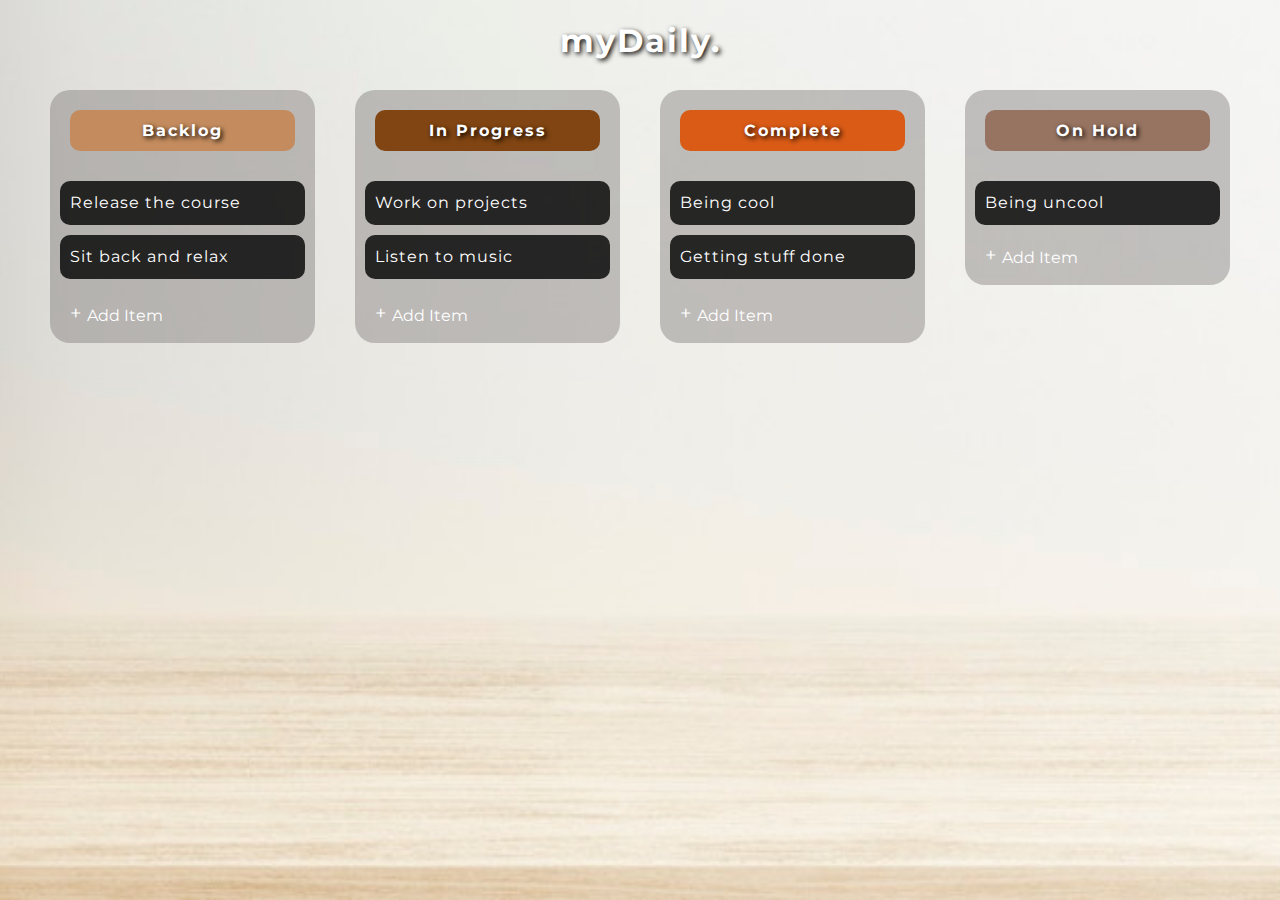
<file: DragnDrop/index.html>
<!DOCTYPE html>
<html lang="en">
<head>
    <meta charset="UTF-8">
    <meta name="viewport" content="width=device-width, initial-scale=1.0">
    <title>daily.</title>
    <link rel="icon" type="image/png" href="favicon.png">
    <link rel="stylesheet" href="style.css">
</head>
<body>
    <h1 class="main-title">myDaily.</h1>
    <div class="drag-container">
        <ul class="drag-list">
            <!-- Backlog Column -->
            <li class="drag-column backlog-column">
                <span class="header">
                    <h1>Backlog</h1>
                </span>

                <!-- Backlog Content -->
                <div id="backlog-content" class="custom-scroll">
                    <ul class="drag-item-list" id="backlog-list" ondrop="drop(event)" ondragover="allowDrop(event)" ondragenter="dragEnter(0)"></ul>
                </div>
                <!-- Add Button Group -->
                <div class="add-btn-group">
                    <div class="add-btn" onclick="showInputBox(0)">
                        <span class="plus-sign">+</span>
                        <span>Add Item</span>
                    </div>
                    <div class="add-btn solid" onclick="hideInputBox(0)">
                        <span>Save Item</span>
                    </div>
                </div>
                <div class="add-container">  <!-- text input container-->
                    <div class="add-item" contenteditable="true"></div>
                </div>
            </li>

            <!-- Progress Column -->
            <li class="drag-column progress-column">
                <span class="header">
                    <h1>In Progress</h1>
                </span>
                <!-- Progress Content -->
                <div id="progress-content" class="custom-scroll">
                    <ul class="drag-item-list" id="progress-list" ondrop="drop(event)" ondragover="allowDrop(event)" ondragenter="dragEnter(1)"></ul>
                </div>
                <!-- Add Button Group -->
                <div class="add-btn-group">
                    <div class="add-btn" onclick="showInputBox(1)">
                        <span class="plus-sign">+</span>
                        <span>Add Item</span>
                    </div>
                    <div class="add-btn solid" onclick="hideInputBox(1)">
                        <span>Save Item</span>
                    </div>
                </div>
                <div class="add-container">
                    <div class="add-item" contenteditable="true"></div>
                </div>
            </li>

            <!-- Complete Column -->
            <li class="drag-column complete-column">
                <span class="header">
                    <h1>Complete</h1>
                </span>
                <!-- Complete Content -->
                <div id="complete-content" class="custom-scroll">
                    <ul class="drag-item-list" id="complete-list" ondrop="drop(event)" ondragover="allowDrop(event)" ondragenter="dragEnter(2)"></ul>
                </div>
                <!-- Add Button Group -->
                <div class="add-btn-group">
                    <div class="add-btn" onclick="showInputBox(2)">
                        <span class="plus-sign">+</span>
                        <span>Add Item</span>
                    </div>
                    <div class="add-btn solid" onclick="hideInputBox(2)">
                        <span>Save Item</span>
                    </div>
                </div>
                <div class="add-container">
                    <div class="add-item" contenteditable="true"></div>
                </div>
            </li>

            <!-- On Hold Column -->
            <li class="drag-column on-hold-column">
                <span class="header">
                    <h1>On Hold</h1>
                </span>
                <!-- On Hold Content -->
                <div id="on-hold-content" class="custom-scroll">
                    <ul class="drag-item-list" id="on-hold-list" ondrop="drop(event)" ondragover="allowDrop(event)" ondragenter="dragEnter(3)"></ul>
                </div>
                <!-- Add Button Group -->
                <div class="add-btn-group">
                    <div class="add-btn" onclick="showInputBox(3)">
                        <span class="plus-sign">+</span>
                        <span>Add Item</span>
                    </div>
                    <div class="add-btn solid" onclick="hideInputBox(3)">
                        <span>Save Item</span>
                    </div>
                </div>
                <div class="add-container">
                    <div class="add-item" contenteditable="true"></div>
                </div>
            </li>
        </ul>
    </div>

    <!-- Script -->
    <script src="script.js"></script>
</body>
</html>
</file>
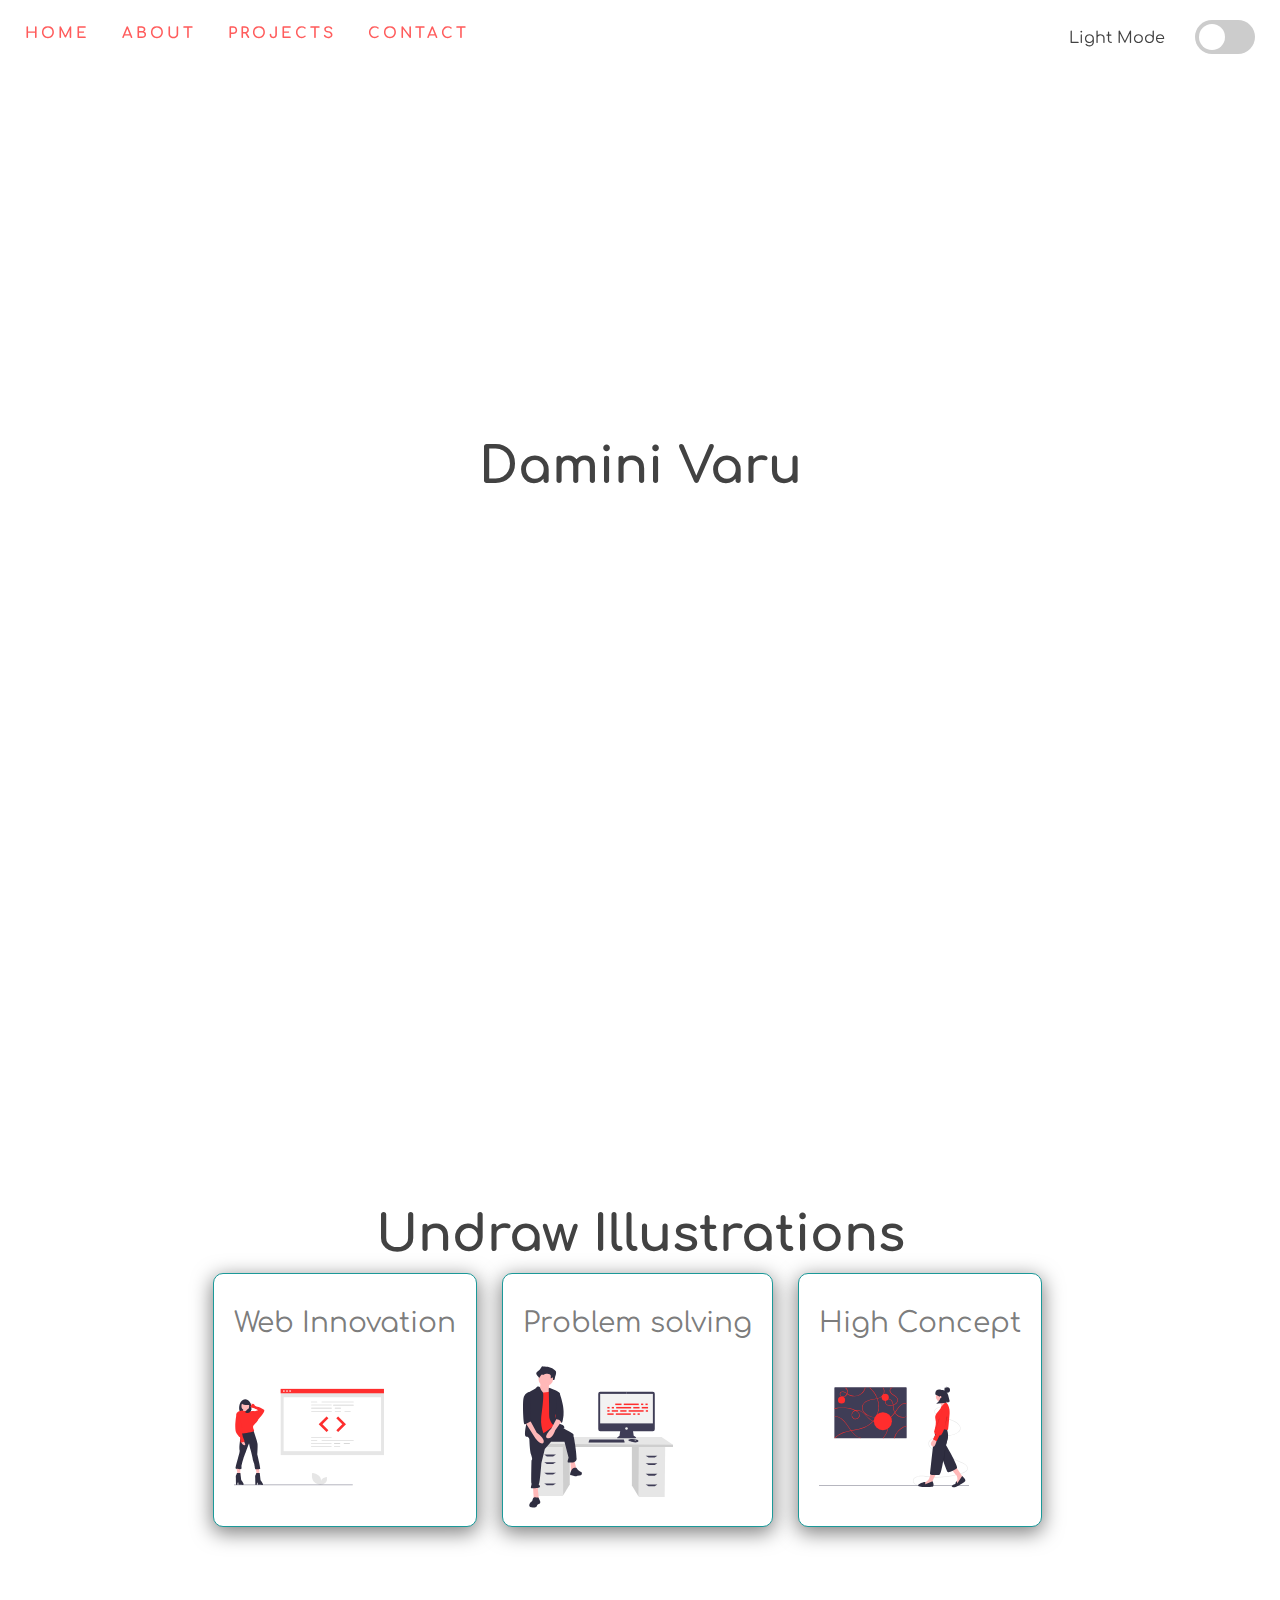
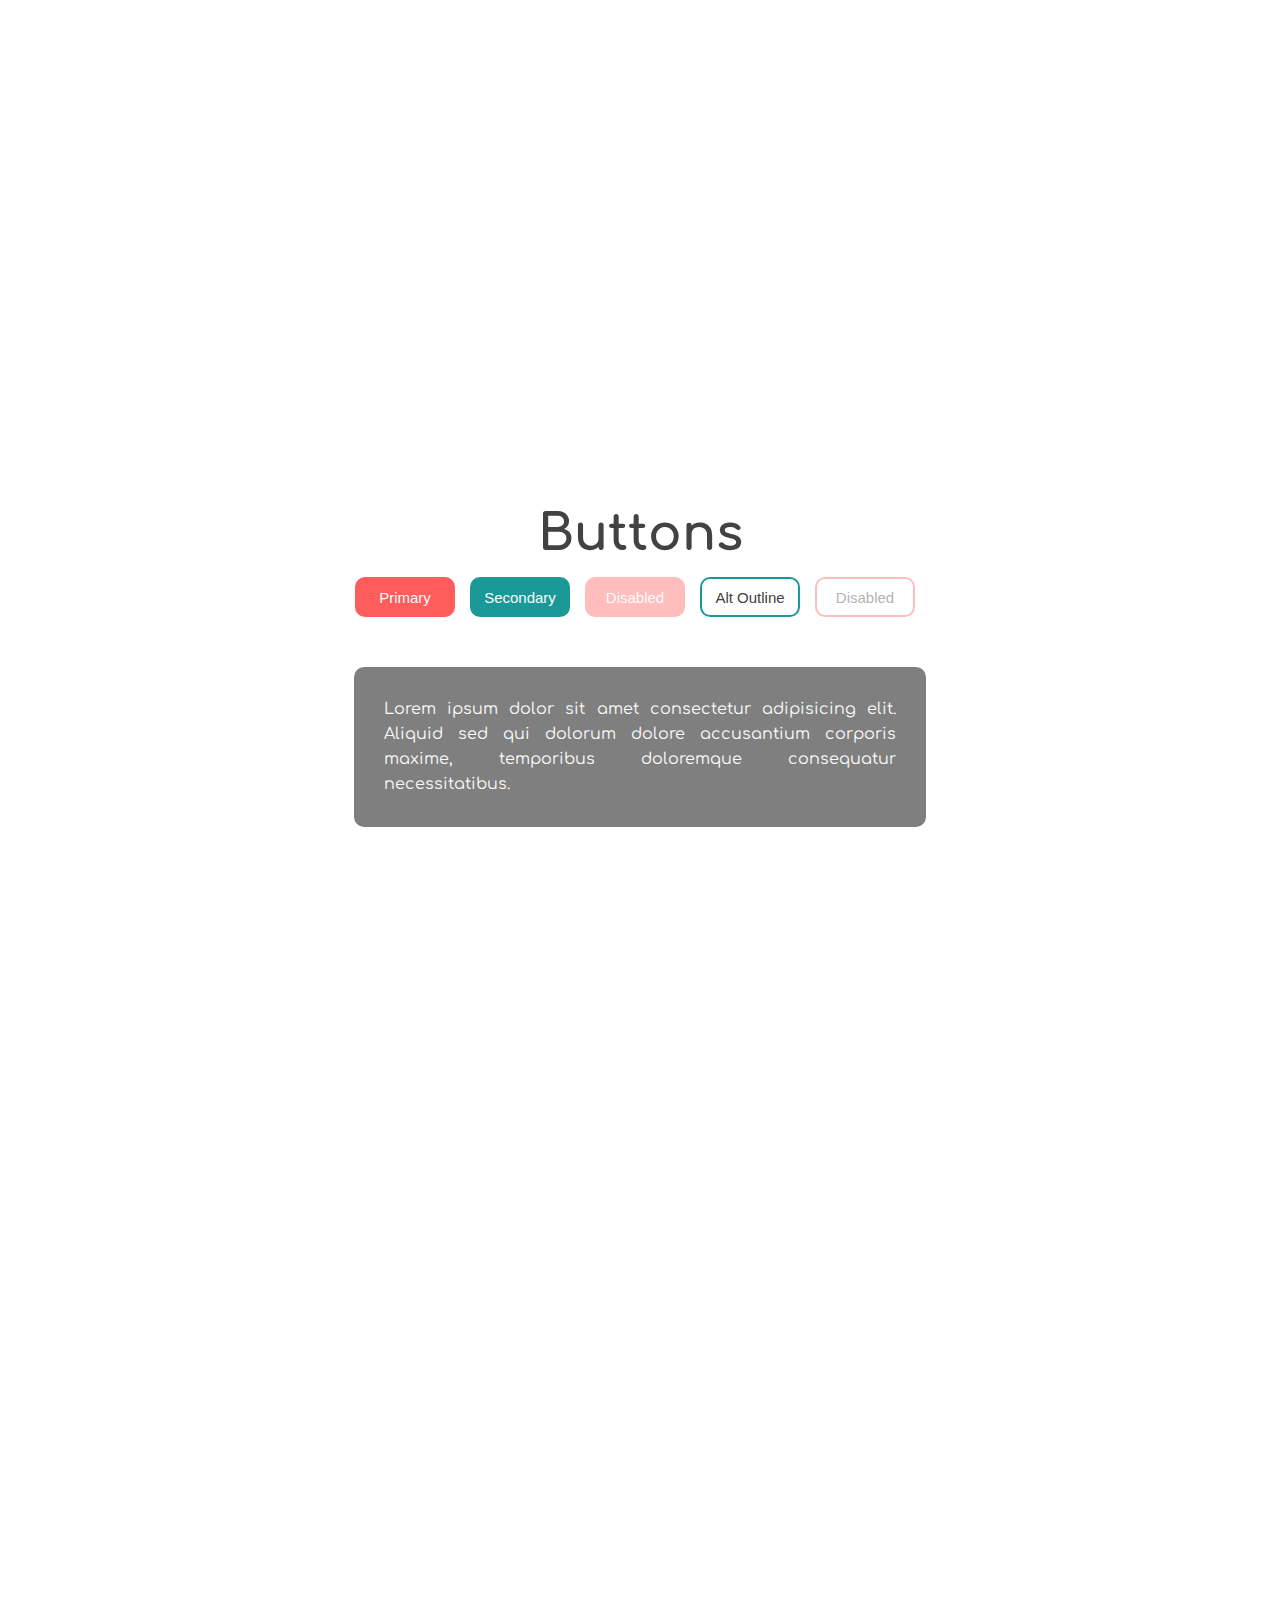
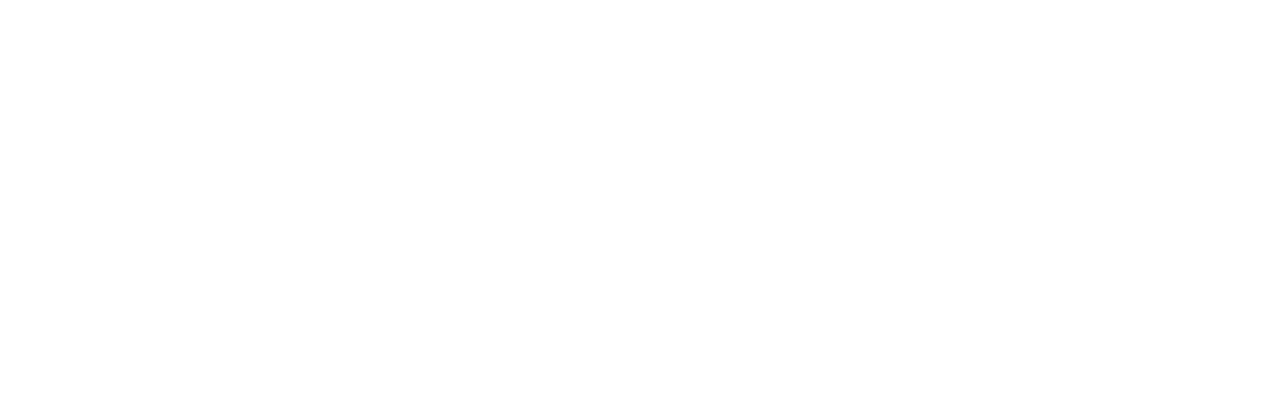
<file: LightDark/index.html>
<!DOCTYPE html>
<html lang="en">
<head>
    <meta charset="UTF-8">
    <meta name="viewport" content="width=device-width, initial-scale=1.0">
    <title>DVRU</title>
    <link rel="icon" type="image/png" href="img/favicon.ico">
    <link rel="stylesheet" href="https://cdnjs.cloudflare.com/ajax/libs/font-awesome/5.15.1/css/all.min.css" integrity="sha512-+4zCK9k+qNFUR5X+cKL9EIR+ZOhtIloNl9GIKS57V1MyNsYpYcUrUeQc9vNfzsWfV28IaLL3i96P9sdNyeRssA==" crossorigin="anonymous" />
    <link rel="stylesheet" href="style.css">
</head>
<body>
    <!-- Dark Mode Switch -->
    <div class="theme-switch-wrapper">
        <span id="toggle-icon">
            <span class="toggle-text">Light Mode</span>
            <i class="fas fa-sun"></i>
        </span>
        <label class="theme-switch">
            <input type="checkbox">
            <div class="slider round"></div>
        </label>
    </div>
    <!-- Navigation -->
    <nav id="nav">
        <a href="#home">HOME</a>
        <a href="#about">ABOUT</a>
        <a href="#projects">PROJECTS</a>
        <a href="#contact">CONTACT</a>
    </nav>

    <!-- Home Section -->
    <section id="home">
        <div class="title-group">
            <h1>Damini Varu</h1>
            <!-- <h2>Welcome to my Website!</h2> -->
        </div>
    </section>

    <!-- About Section -->
    <section id="about">
        <h1>Undraw Illustrations</h1>
        <div class="about-container">
            <div class="image-container">
                <h2>Web Innovation</h2>
                <img src="img/undraw_proud_coder_light.svg" alt="Proud Coder" id="image1">
            </div>
            <div class="image-container">
                <h2>Problem solving</h2>
                <img src="img/undraw_feeling_proud_light.svg" alt="Proud" id="image2">
            </div>
            <div class="image-container">
                <h2>High Concept</h2>
                <img src="img/undraw_conceptual_idea_light.svg" alt="Idea" id="image3">
            </div>
        </div>
    </section>
    <!-- Projects Section -->
    <section id="projects">
        <h1>Buttons</h1>
        <div class="buttons">
            <button class="primary">Primary</button>
            <button class="secondary">Secondary</button>
            <button class="primary" disabled>Disabled</button>
            <button class="secondary outline">Alt Outline</button>
            <button class="outline" disabled>Disabled</button>
        </div>
        <div class="text-box" id="text-box">
            <p>Lorem ipsum dolor sit amet consectetur adipisicing elit. Aliquid sed qui dolorum dolore accusantium corporis maxime, temporibus doloremque consequatur necessitatibus.</p>
        </div>
    </section>
    <!-- Contact Section -->
    <section id="contact">
        <div class="social-icons">
            <i class="fab fa-github"></i>
            <i class="fab fa-linkedin"></i>
            <i class="fab fa-medium"></i>
            <i class="fab fa-dribbble"></i>
            <!-- <i class="fas fa-envelope-square"></i>   -->
        </div>
    </section>

     <!-- Script -->
    <script src="script.js"></script>
</body>
</html>
</file>
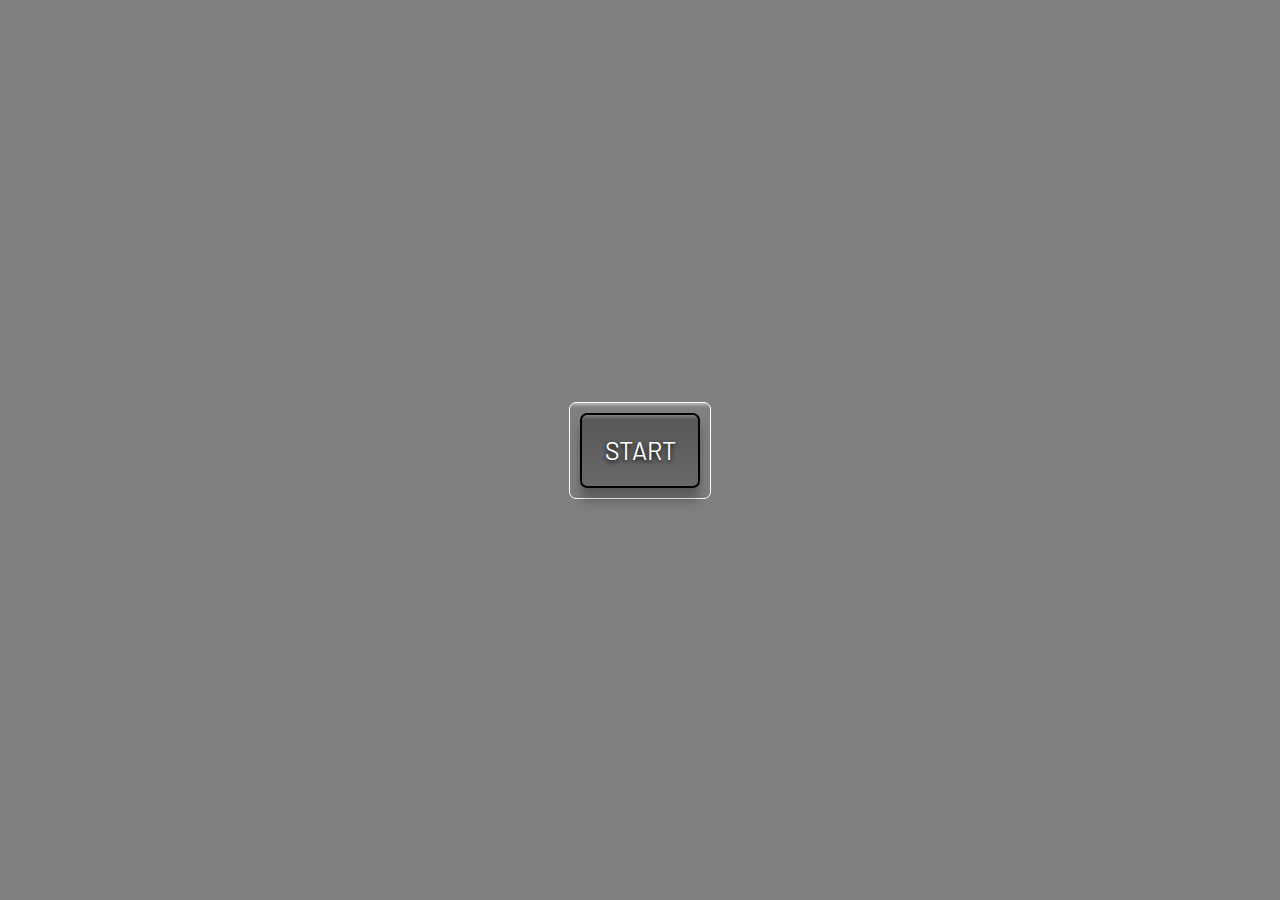
<file: P&P/index.html>
<!DOCTYPE html>
<html lang="en">
<head>
    <meta charset="UTF-8">
    <meta name="viewport" content="width=device-width, initial-scale=1.0">
    <title>Picture and Picture</title>
    <link rel="icon" type="image/png" href="https://www.google.com/s2/favicons?domain=css-tricks.com">
    <link rel="stylesheet" href="style.css">
</head>
<body>
    <!-- Video -->
    <video id="video" controls height="360" width="640" hidden></video>
    <!-- Button -->
    <div class="button-container">
        <button id="button">START</button>
    </div>

    <!-- Script -->
    <script src="script.js"></script>
</body>
</html>
</file>
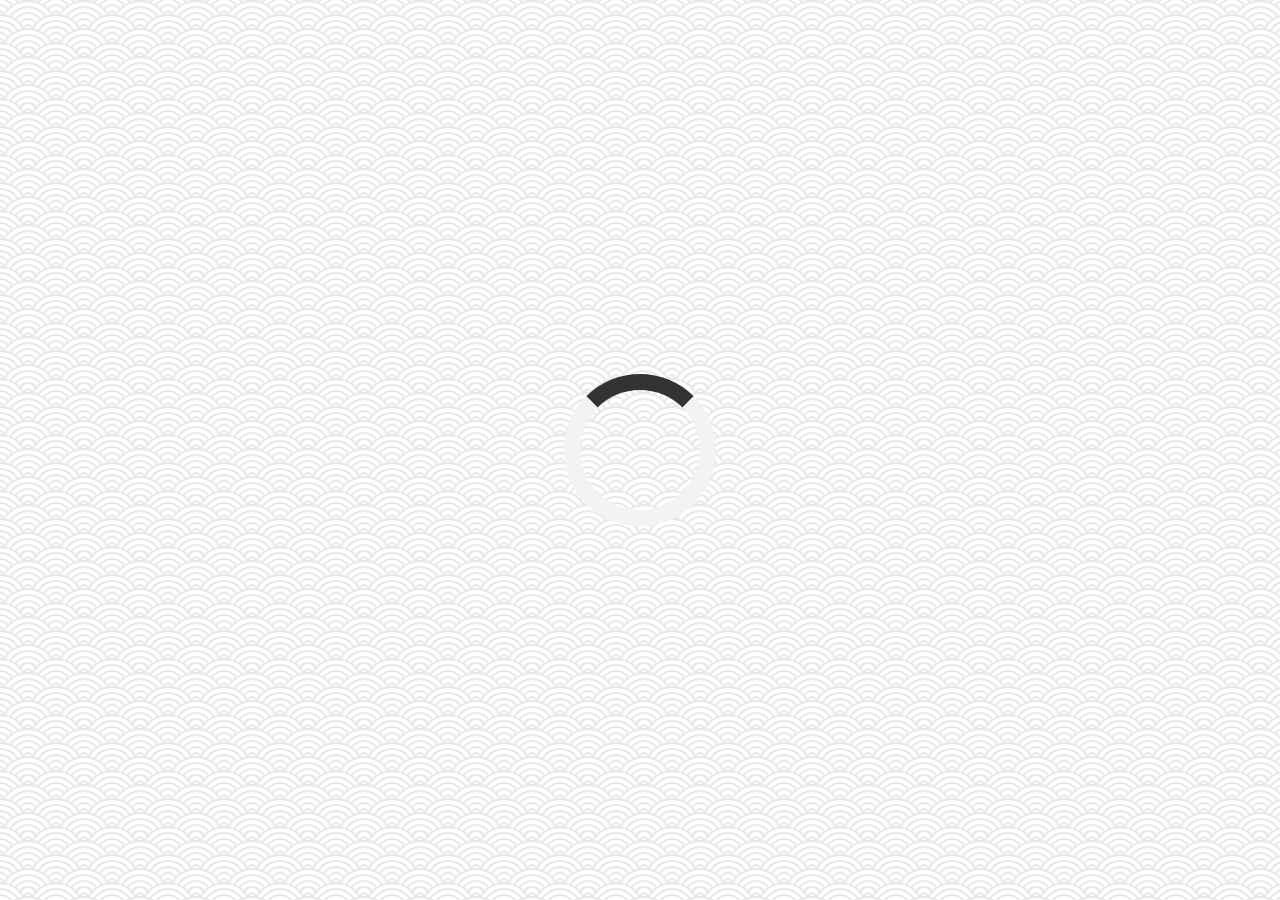
<file: quote-generator/index.html>
<!DOCTYPE html>
<html lang="en">
<head>
    <meta charset="UTF-8">
    <meta name="viewport" content="width=device-width, initial-scale=1.0">
    <title>Quote Generator</title>
    <link rel="icon" type="image/png" href="https://www.google.com/s2/favicons?domain=css-tricks.com">
    <link rel="stylesheet" href="https://cdnjs.cloudflare.com/ajax/libs/font-awesome/5.15.1/css/all.min.css" integrity="sha512-+4zCK9k+qNFUR5X+cKL9EIR+ZOhtIloNl9GIKS57V1MyNsYpYcUrUeQc9vNfzsWfV28IaLL3i96P9sdNyeRssA==" crossorigin="anonymous" />
    <link rel="stylesheet" href="style.css">
</head>
<body>
    <div class="quote-container" id="quote-container"> 
        <!-- Quote -->
        <div class="quote-text">
            <i class="fas fa-quote-left"></i>
            <span id="quote"></span>
            <i class="fas fa-quote-right"></i>
        </div>
        <!-- Author -->
        <div class="quote-author">
            <span id="author"></span>
        </div>
        <div class="button-container">
            <button class="twitter-button" id="twitter" title="Tweet This!">
                <i class="fab fa-twitter"></i>
            </button>
            <button id="new-quote">New Quote</button>
        </div>
    </div>
<!-- Loaader -->
<div class="loader" id="loader"></div>
    <!-- Script -->
    <script src="script.js"></script>
</body>
</html>
</file>
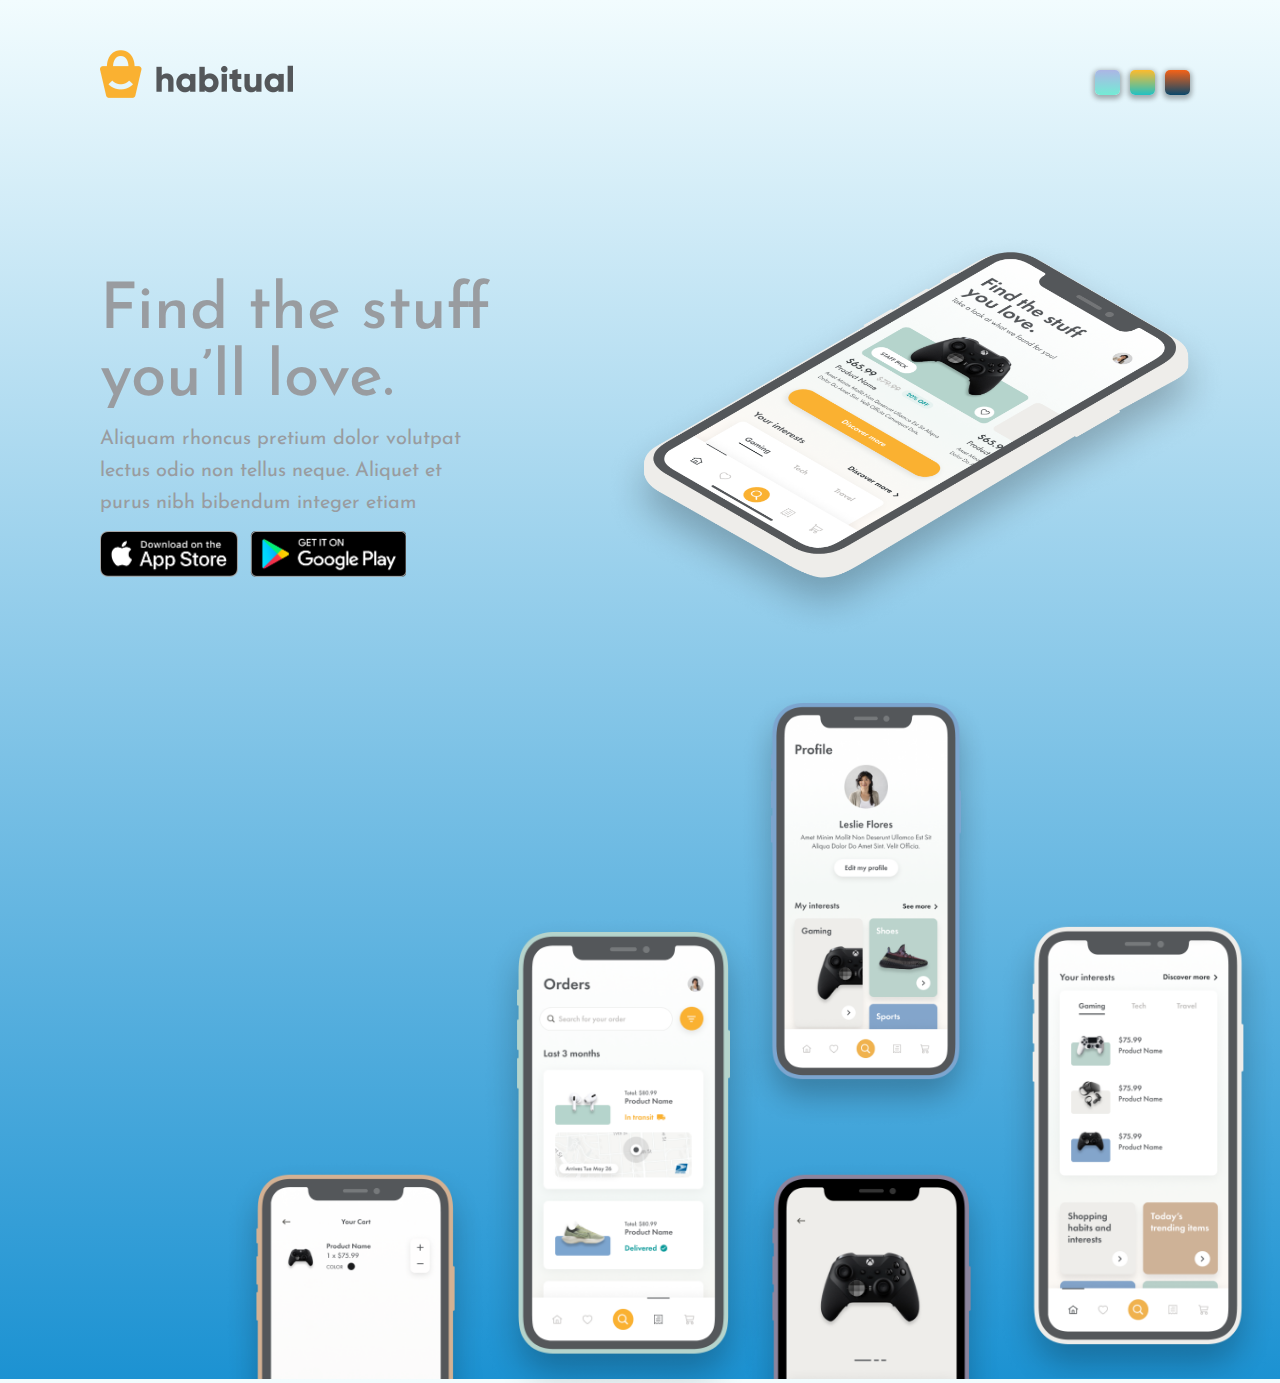
<file: splash-page/index.html>
<!DOCTYPE html>
<html lang="en">
<head>
    <meta charset="UTF-8">
    <meta name="viewport" content="width=device-width, initial-scale=1.0">
    <title>Splash Page</title>
    <link rel="icon" type="image/png" href="https://www.google.com/s2/favicons?domain=css-tricks.com">
    <link rel="stylesheet" href="https://cdnjs.cloudflare.com/ajax/libs/font-awesome/5.15.1/css/all.min.css" integrity="sha512-+4zCK9k+qNFUR5X+cKL9EIR+ZOhtIloNl9GIKS57V1MyNsYpYcUrUeQc9vNfzsWfV28IaLL3i96P9sdNyeRssA==" crossorigin="anonymous" />
    <link rel="stylesheet" href="style.css">
</head>
<body>
    <div class="wrapper">
        <!-- Brand Logo -->
        <img src="./img/habitual-branding.png" alt="Habitual Logo" class="brand-img">
        <!-- Background Toggle -->
        <div class="background-toggles" title="Change Background">
            <div class="background-1" onclick="changeBackground('1')"></div>
            <div class="background-2" onclick="changeBackground('2')"></div>
            <div class="background-3" onclick="changeBackground('3')"></div>
        </div>
        <!-- Title & Text -->
        <div class="text-container">
            <h1 class="title">Find the stuff you’ll love.</h1>
            <p class="text">Aliquam rhoncus pretium dolor volutpat lectus odio non tellus neque. Aliquet et purus nibh bibendum integer etiam</p>
            <div class="app-store-btn">
                <a href="https://apple.com" target="_blank">
                    <img src="./img/app-store-button.png" alt="App Store">
                </a>
            </div>
            <div class="google-play-btn">
                <a href="https://play.google.com" target="_blank">
                    <img src="./img/google-play-button.png" alt="Google Play">
                </a>
            </div>
        </div>
        <!-- Main Image -->
        <div class="main-image-container">
            <img src="./img/main-image.png" alt="Landing Page Mockup">
        </div>
        <!-- Images -->
        <img src="./img/profile.png" alt="Profile" class="profile-img">
        <img src="./img/orders.png" alt="Orders Mockup" class="order-img">
        <img src="./img/home.png" alt="Home Mockup" class="home-img">
        <img src="./img/cart.png" alt="Cart Mockup" class="cart-img">
        <img src="./img/product.png" alt="Product Mockup" class="product-img">
    </div>
    <!-- Script -->
    <script src="script.js"></script>
</body>
</html>
</file>
<file: DragnDrop/style.css>
@import url('https://fonts.googleapis.com/css2?family=Montserrat:wght@300&display=swap');

html {
  box-sizing: border-box;
}

:root {
  --column-1: #c48c5e;
  --column-2: #804512;
  --column-3: #da5b16;
  --column-4: #977461;
}

body {
  margin: 0;
  background: url("./img/gradient.jpg");
  background-size: cover;
  background-position: 50% 60%;
  background-attachment: fixed;
  color: white;
  font-family: 'Montserrat', sans-serif;
  overflow-y: hidden;
}

h1 {
  letter-spacing: 2px;
  text-shadow: 2px 2px 5px black;
}

.main-title {
  text-align: center;
  font-size: 2rem;
}

ul {
  list-style-type: none;
  margin: 0;
  padding: 0;
}

.drag-container {
  margin: 30px;
}

.drag-list {
  display: flex;
  align-items: flex-start;
}

/* Columns */
.drag-column {
  flex: 1;
  margin: 0 20px;
  position: relative;
  background-color: rgba(118, 113, 113, 0.4);
  border-radius: 20px;
  overflow-x: hidden;
}

.backlog-column .header,
.backlog-column .solid,
.backlog-column .solid:hover,
.backlog-column .over {
  background-color: var(--column-1);
}

.progress-column .header,
.progress-column .solid,
.progress-column .solid:hover,
.progress-column .over {
  background-color: var(--column-2);
}

.complete-column .header,
.complete-column .solid,
.complete-column .solid:hover,
.complete-column .over {
  background-color: var(--column-3);
}

.on-hold-column .header,
.on-hold-column .solid,
.on-hold-column .solid:hover,
.on-hold-column .over {
  background-color: var(--column-4);
}

/* Custom Scrollbar */
.custom-scroll {
  overflow-y: auto;
  max-height: 50vh;
}

.custom-scroll::-webkit-scrollbar-track {
  box-shadow: inset 0 0 6px rgba(0, 0, 0, 0.4);
  border-radius: 10px;
  background-color: rgba(255, 255, 255, 0.3);
  margin-right: 5px;
}

.custom-scroll::-webkit-scrollbar {
  width: 10px;
}

.custom-scroll::-webkit-scrollbar-thumb {
  border-radius: 10px;
  box-shadow: inset 0 0 6px rgba(0, 0, 0, 0.3);
  background-color: rgba(0, 0, 0, 0.8);
}

.header {
  display: flex;
  justify-content: center;
  border-radius: 10px;
  margin: 20px;
}

.header h1 {
  font-size: 1rem;
}

/* Drag and Drop */
.over {
  padding: 30px 10px;
}

.drag-item-list {
  min-height: 50px;
}

.drag-item {
  margin: 10px;
  padding: 10px;
  height: fit-content;
  background-color: rgba(0, 0, 0, 0.8);
  border-radius: 10px;
  line-height: 1.5rem;
  letter-spacing: 1px;
  cursor: pointer;
}

.drag-item:focus {
  outline: none;
  background-color: white;
  color: black;
}

/* Add Button Group */
.add-btn-group {
  display: flex;
  justify-content: space-between;
}

.add-btn {
  margin: 10px;
  padding: 5px 10px;
  display: flex;
  align-items: center;
  cursor: pointer;
  width: fit-content;
  border-radius: 5px;
  transition: all 0.3s ease-in;
  user-select: none;
}

.add-btn:hover {
  background-color: rgba(255, 255, 255, 0.9);
  color: black;
}

.add-btn:active {
  transform: scale(0.97);
}

.solid {
  display: none;
}

.solid:hover {
  transition: unset;
  filter: brightness(95%);
  color: white;
}

.plus-sign {
  font-size: 1.25rem;
  margin-right: 5px;
  position: relative;
  top: -3px;
}

.add-container {
  margin: 10px;
  padding: 5px 10px;
  border-radius: 10px;
  background-color: rgba(255, 255, 255, 0.9);
  min-height: 100px;
  display: none;
}

.add-item {
  width: 100%;
  min-height: 100px;
  height: auto;
  background-color: white;
  border-radius: 10px;
  margin: 5px auto;
  resize: none;
  color: black;
  padding: 10px;
}

.add-item:focus {
  outline: none;
}

/* Media Query: Laptop */
@media screen and (max-width: 1800px) {
  .main-title {
    font-size: 2rem;
  }
}

/* Media Query: Large Smartphone (Vertical) */
@media screen and (max-width: 600px) {
  body {
    overflow-y: auto;
  }

  .drag-container {
    margin: 0;
  }

  .drag-list {
    display: block;
  }

  .drag-column {
    margin: 10px;
  }
}
</file>
<file: LightDark/style.css>
@import url('https://fonts.googleapis.com/css?family=Comfortaa|Kaushan+Script|Oswald&display=swap');

:root {
    --primary-color: rgb(255, 92, 92);
    --primary-variant: #ff2d2d;
    --secondary-color: #1b9999;
    --on-primary: rgb(250, 250, 250);
    --on-background: rgb(66, 66, 66);
    --on-background-alt: rgba(66, 66, 66, 0.7);
    --background: rgb(255, 255, 255);
    --box-shadow: 0 5px 20px 1px rgba(0, 0, 0, 0.5);
  }
  
  [data-theme="dark"] {
    --primary-color: rgb(150, 65, 255);
    --primary-variant: #6c63ff;
    --secondary-color: #03dac5;
    --on-primary: #000;
    --on-background: rgba(255, 255, 255, 0.9);
    --on-background-alt: rgba(255, 255, 255, 0.7);
    --background: #121212;
  }


html {
    box-sizing: border-box;
    scroll-behavior: smooth;
}

body {
    margin: 0;
    color: var(--on-background);
    font-family: Comfortaa, sans-serif;
    background-color: var(--background);
    /* background-image: url("data:image/svg+xml,%3Csvg width='60' height='60' viewBox='0 0 60 60' xmlns='http://www.w3.org/2000/svg'%3E%3Cpath d='M54.627 0l.83.828-1.415 1.415L51.8 0h2.827zM5.373 0l-.83.828L5.96 2.243 8.2 0H5.374zM48.97 0l3.657 3.657-1.414 1.414L46.143 0h2.828zM11.03 0L7.372 3.657 8.787 5.07 13.857 0H11.03zm32.284 0L49.8 6.485 48.384 7.9l-7.9-7.9h2.83zM16.686 0L10.2 6.485 11.616 7.9l7.9-7.9h-2.83zm20.97 0l9.315 9.314-1.414 1.414L34.828 0h2.83zM22.344 0L13.03 9.314l1.414 1.414L25.172 0h-2.83zM32 0l12.142 12.142-1.414 1.414L30 .828 17.272 13.556l-1.414-1.414L28 0h4zM.284 0l28 28-1.414 1.414L0 2.544V0h.284zM0 5.373l25.456 25.455-1.414 1.415L0 8.2V5.374zm0 5.656l22.627 22.627-1.414 1.414L0 13.86v-2.83zm0 5.656l19.8 19.8-1.415 1.413L0 19.514v-2.83zm0 5.657l16.97 16.97-1.414 1.415L0 25.172v-2.83zM0 28l14.142 14.142-1.414 1.414L0 30.828V28zm0 5.657L11.314 44.97 9.9 46.386l-9.9-9.9v-2.828zm0 5.657L8.485 47.8 7.07 49.212 0 42.143v-2.83zm0 5.657l5.657 5.657-1.414 1.415L0 47.8v-2.83zm0 5.657l2.828 2.83-1.414 1.413L0 53.456v-2.83zM54.627 60L30 35.373 5.373 60H8.2L30 38.2 51.8 60h2.827zm-5.656 0L30 41.03 11.03 60h2.828L30 43.858 46.142 60h2.83zm-5.656 0L30 46.686 16.686 60h2.83L30 49.515 40.485 60h2.83zm-5.657 0L30 52.343 22.343 60h2.83L30 55.172 34.828 60h2.83zM32 60l-2-2-2 2h4zM59.716 0l-28 28 1.414 1.414L60 2.544V0h-.284zM60 5.373L34.544 30.828l1.414 1.415L60 8.2V5.374zm0 5.656L37.373 33.656l1.414 1.414L60 13.86v-2.83zm0 5.656l-19.8 19.8 1.415 1.413L60 19.514v-2.83zm0 5.657l-16.97 16.97 1.414 1.415L60 25.172v-2.83zM60 28L45.858 42.142l1.414 1.414L60 30.828V28zm0 5.657L48.686 44.97l1.415 1.415 9.9-9.9v-2.828zm0 5.657L51.515 47.8l1.414 1.413 7.07-7.07v-2.83zm0 5.657l-5.657 5.657 1.414 1.415L60 47.8v-2.83zm0 5.657l-2.828 2.83 1.414 1.413L60 53.456v-2.83zM39.9 16.385l1.414-1.414L30 3.658 18.686 14.97l1.415 1.415 9.9-9.9 9.9 9.9zm-2.83 2.828l1.415-1.414L30 9.313 21.515 17.8l1.414 1.413 7.07-7.07 7.07 7.07zm-2.827 2.83l1.414-1.416L30 14.97l-5.657 5.657 1.414 1.415L30 17.8l4.243 4.242zm-2.83 2.827l1.415-1.414L30 20.626l-2.828 2.83 1.414 1.414L30 23.456l1.414 1.414zM56.87 59.414L58.284 58 30 29.716 1.716 58l1.414 1.414L30 32.544l26.87 26.87z' fill='%237bbdb5' fill-opacity='0.62' fill-rule='evenodd'/%3E%3C/svg%3E"); */
}

section {
    min-height: 100vh;
    display: flex;
    justify-content: center;
    align-items: center;
    flex-direction: column;
  }
  
  h1 {
    font-family: Comfortaa, sans-serif;
    font-size: 50px;
    margin-bottom: 0;
  }
  
  h2 {
    font-size: 28px;
    font-weight: normal;
    color: var(--on-background-alt);
  }
  
  /* Navigation */
nav {
    z-index: 10;
    position: fixed;
    font-size: 15px;
    font-family: Comfortaa, sans-serif;
    letter-spacing: 3px;
    padding: 25px;
    width: 100vw;
    background: rgb(255 255 255 / 50%);
  }
  
  a {
    margin-right: 25px;
    color: var(--primary-color);
    text-decoration: none;
    border-bottom: 3px solid transparent;
    font-weight: bold;
  }
  
  a:hover,
  a:focus {
    color: var(--on-background);
    border-bottom: 3px solid;
  }
  
  /* Home Section */
.title-group {
    text-align: center;
  }
  
  /* About Section */
  .about-container {
    display: flex;
  }
  
  .image-container {
    border: 1px solid var(--secondary-color);
    border-radius: 10px;
    padding: 10px 20px;
    margin-right: 25px;
    margin-top: 10px;
    width: auto;
    background: var(--background);
    box-shadow: var(--box-shadow);
  }
  
  img {
    height: 150px;
    width: 150px;
  }
  
  /* Projects Section */
  .buttons {
    margin-top: 15px;
    margin-bottom: 50px;
  }
  
  button {
    min-width: 100px;
    height: 40px;
    cursor: pointer;
    border-radius: 10px;
    margin-right: 10px;
    border: 2px solid var(--primary-color);
    font-size: 15px;
    outline: none;
  }
  
  button:disabled {
    opacity: 0.4;
    cursor: default;
  }
  
  button:hover:not(.outline) {
    filter: brightness(110%);
  }
  
  .primary {
    background: var(--primary-color);
    color: var(--on-primary);
  }
  
  .secondary {
    border: 2px solid var(--secondary-color);
  }
  
  .secondary,
  .secondary:hover,
  .outline.secondary:hover {
    background: var(--secondary-color);
    color: var(--on-primary);
  }
  
  .outline {
    background: var(--background);
    color: var(--on-background);
  }
  
  .outline:hover {
    background: var(--primary-color);
    color: var(--on-primary);
  }
  
  .text-box {
    width: 40%;
    text-align: justify;
    background: rgb(0 0 0 / 50%);
    color: var(--on-primary);
    border-radius: 10px;
    padding: 30px;
  }
  
  p {
    margin: 0;
    line-height: 25px;
  }
  
  /* Contact Section */
  .fab {
    font-size: 80px;
    margin-right: 50px;
    cursor: pointer;
    color: var(--on-background-alt);
  }
  
  .fab:hover {
    color: var(--on-background);
  }

  
  
  /* Dark Mode Toggle */
  .theme-switch-wrapper {
    display: flex;
    align-items: center;
    z-index: 100;
    position: fixed;
    right: 25px;
    top: 20px;
  }
  
  .theme-switch-wrapper span {
    margin-right: 10px;
    font-size: 1rem;
  }
  
  .toggle-text {
    position: relative;
    top: -4px;
    right: 5px;
    color: var(--on-background);
  }
  
  .theme-switch {
    display: inline-block;
    height: 34px;
    position: relative;
    width: 60px;
  }
  
  .theme-switch input {
    display: none;
  }
  
  .slider {
    background: #ccc;
    bottom: 0;
    cursor: pointer;
    left: 0;
    position: absolute;
    right: 0;
    top: 0;
    transition: 0.4s;
  }
  
  .slider::before {
    background: #fff;
    bottom: 4px;
    content: "";
    height: 26px;
    left: 4px;
    position: absolute;
    transition: 0.4s;
    width: 26px;
  }
  
  input:checked + .slider {
    background: var(--primary-color);
  }
  
  input:checked + .slider::before {
    transform: translateX(26px);
  }
  
  .slider.round {
    border-radius: 34px;
  }
  
  .slider.round::before {
    border-radius: 50%;
  }
  
  .fas {
    font-size: 30px;
    margin-right: 5px;
  }
</file>
<file: P&P/style.css>
@import url('https://fonts.googleapis.com/css2?family=Barlow&display=swap');


html {
    box-sizing: border-box;
}

body {
    margin: 0;
    height: 100vh; 
    display: flex;
    justify-content: center;
    align-items: center;
    background: grey;
    
}

.button-container {
    border: .2px solid white;
    padding: 10px;
    border-radius: 7px;
    box-shadow: inset 5px 20px 4px -19px rgb(255, 255, 255, 0.7);
}

button {
    cursor: pointer;
    outline: none;
    width: 120px;
    height: 75px;
    font-family: 'Barlow', sans-serif;
    font-size: 25px;
    color: white;
    text-shadow: 0 2px 5px black;
    background: linear-gradient(to top, #696969, #575757);
    border: 2px solid black;
    border-radius: 7px;
    box-shadow: inset 5px 20px 4px -19px rgb(255, 255, 255, 0.4), 0 12px 12px 0 rgb(0, 0, 0, 0.3);
}


button:hover {
    background: linear-gradient(to bottom, #696969, #575757);
}

button:active {
    transform: translateY(3px);
    box-shadow: 0 6px 6px 0 rgb(0, 0, 0, 0.3);
}
</file>
<file: quote-generator/style.css>
@import url('https://fonts.googleapis.com/css2?family=Montserrat:wght@300;500&display=swap');

html {
    box-sizing: border-box;
}

body {
    margin: 0;
    min-height: 100vh;
    background-color: #ffffff;
    background-image: url("data:image/svg+xml,%3Csvg xmlns='http://www.w3.org/2000/svg' viewBox='0 0 56 28' width='56' height='28'%3E%3Cpath fill='%23000000' fill-opacity='0.09' d='M56 26v2h-7.75c2.3-1.27 4.94-2 7.75-2zm-26 2a2 2 0 1 0-4 0h-4.09A25.98 25.98 0 0 0 0 16v-2c.67 0 1.34.02 2 .07V14a2 2 0 0 0-2-2v-2a4 4 0 0 1 3.98 3.6 28.09 28.09 0 0 1 2.8-3.86A8 8 0 0 0 0 6V4a9.99 9.99 0 0 1 8.17 4.23c.94-.95 1.96-1.83 3.03-2.63A13.98 13.98 0 0 0 0 0h7.75c2 1.1 3.73 2.63 5.1 4.45 1.12-.72 2.3-1.37 3.53-1.93A20.1 20.1 0 0 0 14.28 0h2.7c.45.56.88 1.14 1.29 1.74 1.3-.48 2.63-.87 4-1.15-.11-.2-.23-.4-.36-.59H26v.07a28.4 28.4 0 0 1 4 0V0h4.09l-.37.59c1.38.28 2.72.67 4.01 1.15.4-.6.84-1.18 1.3-1.74h2.69a20.1 20.1 0 0 0-2.1 2.52c1.23.56 2.41 1.2 3.54 1.93A16.08 16.08 0 0 1 48.25 0H56c-4.58 0-8.65 2.2-11.2 5.6 1.07.8 2.09 1.68 3.03 2.63A9.99 9.99 0 0 1 56 4v2a8 8 0 0 0-6.77 3.74c1.03 1.2 1.97 2.5 2.79 3.86A4 4 0 0 1 56 10v2a2 2 0 0 0-2 2.07 28.4 28.4 0 0 1 2-.07v2c-9.2 0-17.3 4.78-21.91 12H30zM7.75 28H0v-2c2.81 0 5.46.73 7.75 2zM56 20v2c-5.6 0-10.65 2.3-14.28 6h-2.7c4.04-4.89 10.15-8 16.98-8zm-39.03 8h-2.69C10.65 24.3 5.6 22 0 22v-2c6.83 0 12.94 3.11 16.97 8zm15.01-.4a28.09 28.09 0 0 1 2.8-3.86 8 8 0 0 0-13.55 0c1.03 1.2 1.97 2.5 2.79 3.86a4 4 0 0 1 7.96 0zm14.29-11.86c1.3-.48 2.63-.87 4-1.15a25.99 25.99 0 0 0-44.55 0c1.38.28 2.72.67 4.01 1.15a21.98 21.98 0 0 1 36.54 0zm-5.43 2.71c1.13-.72 2.3-1.37 3.54-1.93a19.98 19.98 0 0 0-32.76 0c1.23.56 2.41 1.2 3.54 1.93a15.98 15.98 0 0 1 25.68 0zm-4.67 3.78c.94-.95 1.96-1.83 3.03-2.63a13.98 13.98 0 0 0-22.4 0c1.07.8 2.09 1.68 3.03 2.63a9.99 9.99 0 0 1 16.34 0z'%3E%3C/path%3E%3C/svg%3E");  
    color: #000;
    font-family: Montserrat, sans-serif;
    font-weight: 700;
    text-align: center;
    display: flex;
    align-items: center;
    justify-content: center;
}

.quote-container {
    width: auto;
    max-width: 900px;
    padding: 20px 30px;
    border-radius: 10px;
    background-color: rgba(255, 255, 244, 0.4);
    box-shadow: 0 10px 10px 10px rgba(0, 0, 0, 0.2);
}

.quote-text {
    font-size: 2.75rem;

}

.long-quote {
    font-size: 2rem;
}

.fa-quote-left {
    font-size: 4rem;
}

.quote-author {
    margin-top: 15px;
    font-size: 1.5rem;
    font-weight: 250;
    font-style: italic;
}

/* Button */

.button-container {
    margin-top: 15px;
    display: flex;
    justify-content: space-between;
}

button {
    cursor: pointer;
    font-size: 1.2rem;
    height: 2.5rem;
    border: none;
    border-radius: 10px;
    color: #fff;
    background: #333;
    outline: none;
    padding: 0.5rem 1.8rem;
    box-shadow: 0 0.3rem rgba(121, 121, 121, 0.65);
}

button:hover {
    filter: brightness(180%)
}

button:active {
    transform: translate(0, 0.3rem);
    box-shadow: 0 0.1rem rgba(255, 255, 255, 0.65);
}

.twitter-button:hover {
    color: #38a1f3;
}

.fa-twitter {
    font-size: 1.5rem;
}

/* Loader */

.loader {
    border: 16px solid #f3f3f3; /* Light grey */
    border-top: 16px solid #333; /* Blue */
    border-radius: 50%;
    width: 120px;
    height: 120px;
    animation: spin 2s linear infinite;
  }
  
  @keyframes spin {
    0% { transform: rotate(0deg); }
    100% { transform: rotate(360deg); }
  }


/* Media Query: Tablet or Smaller */
@media screen and (max-width: 1000px) {
    .quote-container {
        margin: auto 10px;
    }

    .quote-text {
        font-size: 2.5rem;
    }
}
</file>
<file: splash-page/style.css>
@import url('https://fonts.googleapis.com/css2?family=Josefin+Sans&family=Montserrat:wght@300&display=swap');

html {
    box-sizing: border-box;
    
}

body {
    margin: 0;
    overflow-x: hidden;
    font-family: 'Josefin Sans', sans-serif;
    color: #999ca0;
    background: #1c92d2;  /* fallback for old browsers */
    background: -webkit-linear-gradient(to bottom, #f2fcfe, #1c92d2);  /* Chrome 10-25, Safari 5.1-6 */
    background: linear-gradient(to bottom, #f2fcfe, #1c92d2); /* W3C, IE 10+/ Edge, Firefox 16+, Chrome 26+, Opera 12+, Safari 7+ */
}

.wrapper {
    position: relative;
    width: 1440px;
    height: 1379px;
    margin-right: 50px;
}


.brand-img {
    position: absolute;
    width: 193px;
    height: 47.64px;
    left: 100px;
    top: 50.25px;
}

.title {
    position: absolute;
    width: 458px;
    height: 135px;
    left: 100px;
    top: 236px;
    font-style: normal;
    font-weight: 500;
    font-size: 64px;
    line-height: 67px;
}

.text {
    position: absolute;
    width: 394px;
    height: 96px;
    left: 100px;
    top: 403px;
    font-style: normal;
    font-weight: normal;
    font-size: 20px;
    line-height: 32px;
}

.app-store-btn {
    position: absolute;
    width: 138.44px;
    height: 46.28px;
    left: 100px;
    top: 531px;  
}

.app-store-btn img {
    width: 138.44px;
    height: 46.28px;
}

.google-play-btn {
    position: absolute;
    width: 156.19px;
    height: 46.28px;
    left: 250px;
    top: 531px;
}

.google-play-btn img {
    width: 156.19px;
    height: 46.28px;
}

.main-image-container {
    position: absolute;
    width: 535.72px;
    height: 309.27px;
    left: 600px;
    top: 229.73px;
}

.main-image-container img {
    height: 411.15px;
}

.profile-img {
    position: absolute;
    height: 444px;
    left: 737px;
    right: 479px;
    top: 686px;
}

.order-img {
    position: absolute;
    height: 470px;
    left: 479px;
    right: 737px;
    top: 913px;
}

.cart-img {
    position: absolute;
    height: 222px;
    left: 221px;
    right: 995px;
    top: 1157px;
}

.home-img {
    position: absolute;
    height: 470px;
    left: 995px;
    right: 221px;
    top: 908px;
}

.product-img {
    position: absolute;
    height: 222px;
    left: 737px;
    right: 479px;
    top: 1157px;
}

/* Background Toggles */
.background-toggles {
    position: absolute;
    right: 240px;
    top: 70px;
    display: flex;
}

.background-toggles > div { /* child of a parents class */
    height: 25px;
    width: 25px;
    border-radius: 5px;
    margin-right: 10px;
    box-shadow: 0 2px 5px 2px rgba(0, 0, 0, 0.3);
    cursor: pointer;
}

/* Backgrounds */

.background-1 {
    /* background: url("./img/gradient.png") */
  background: #74ebd5; /* fallback for old browsers */
  background: -webkit-linear-gradient(to top, #74ebd5, #acb6e5); /* Chrome 10-25, Safari 5.1-6 */
  background: linear-gradient(to top, #74ebd5, #acb6e5);
}

.background-2 {
    /* background: url("./img/particles.png") */
    background: #22c1c3;  /* fallback for old browsers */
    background: -webkit-linear-gradient(to bottom, #fdbb2d, #22c1c3);  /* Chrome 10-25, Safari 5.1-6 */
    background: linear-gradient(to bottom, #fdbb2d, #22c1c3); /* W3C, IE 10+/ Edge, Firefox 16+, Chrome 26+, Opera 12+, Safari 7+ */    
}

.background-3 {
    /* background: url("./img/triangles.png") */
    background: #0B486B;  /* fallback for old browsers */
    background: -webkit-linear-gradient(to bottom, #F56217, #0B486B);  /* Chrome 10-25, Safari 5.1-6 */
    background: linear-gradient(to bottom, #F56217, #0B486B); /* W3C, IE 10+/ Edge, Firefox 16+, Chrome 26+, Opera 12+, Safari 7+ */
    
    
    
}
</file>
